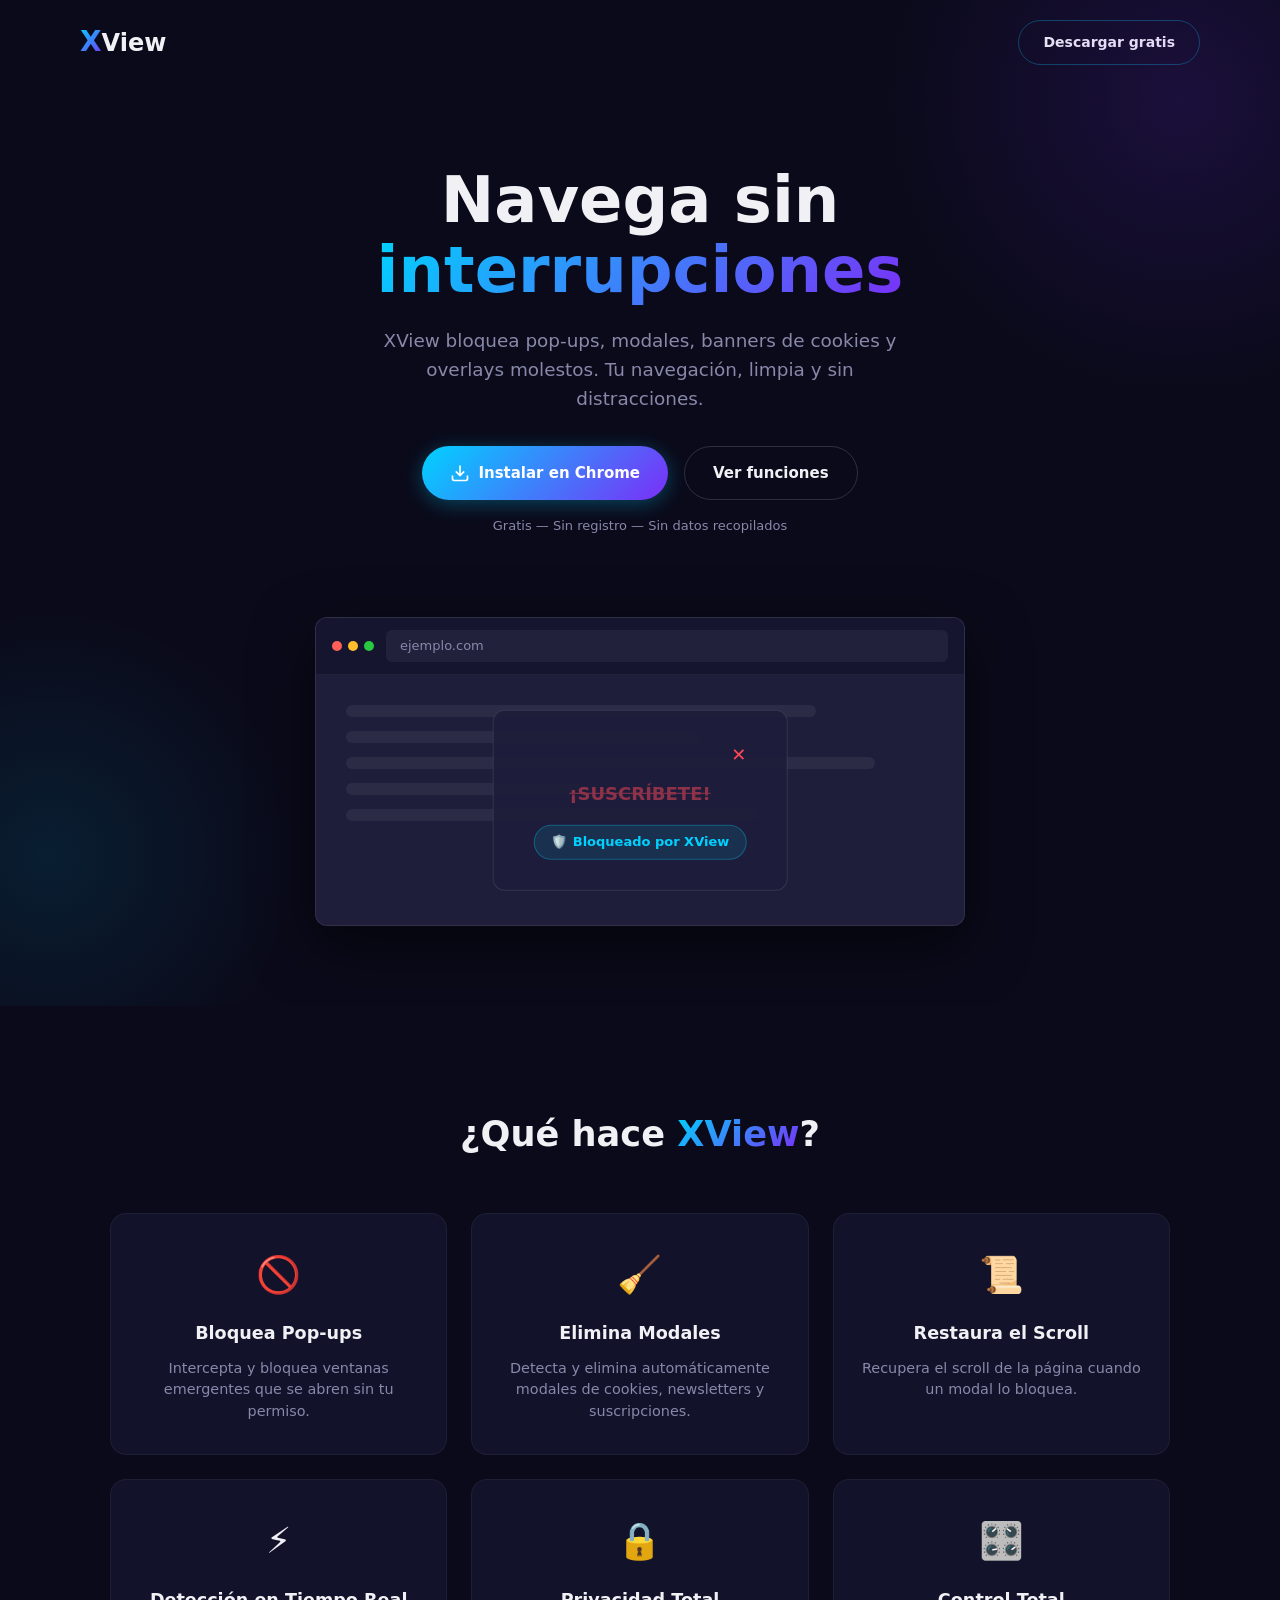
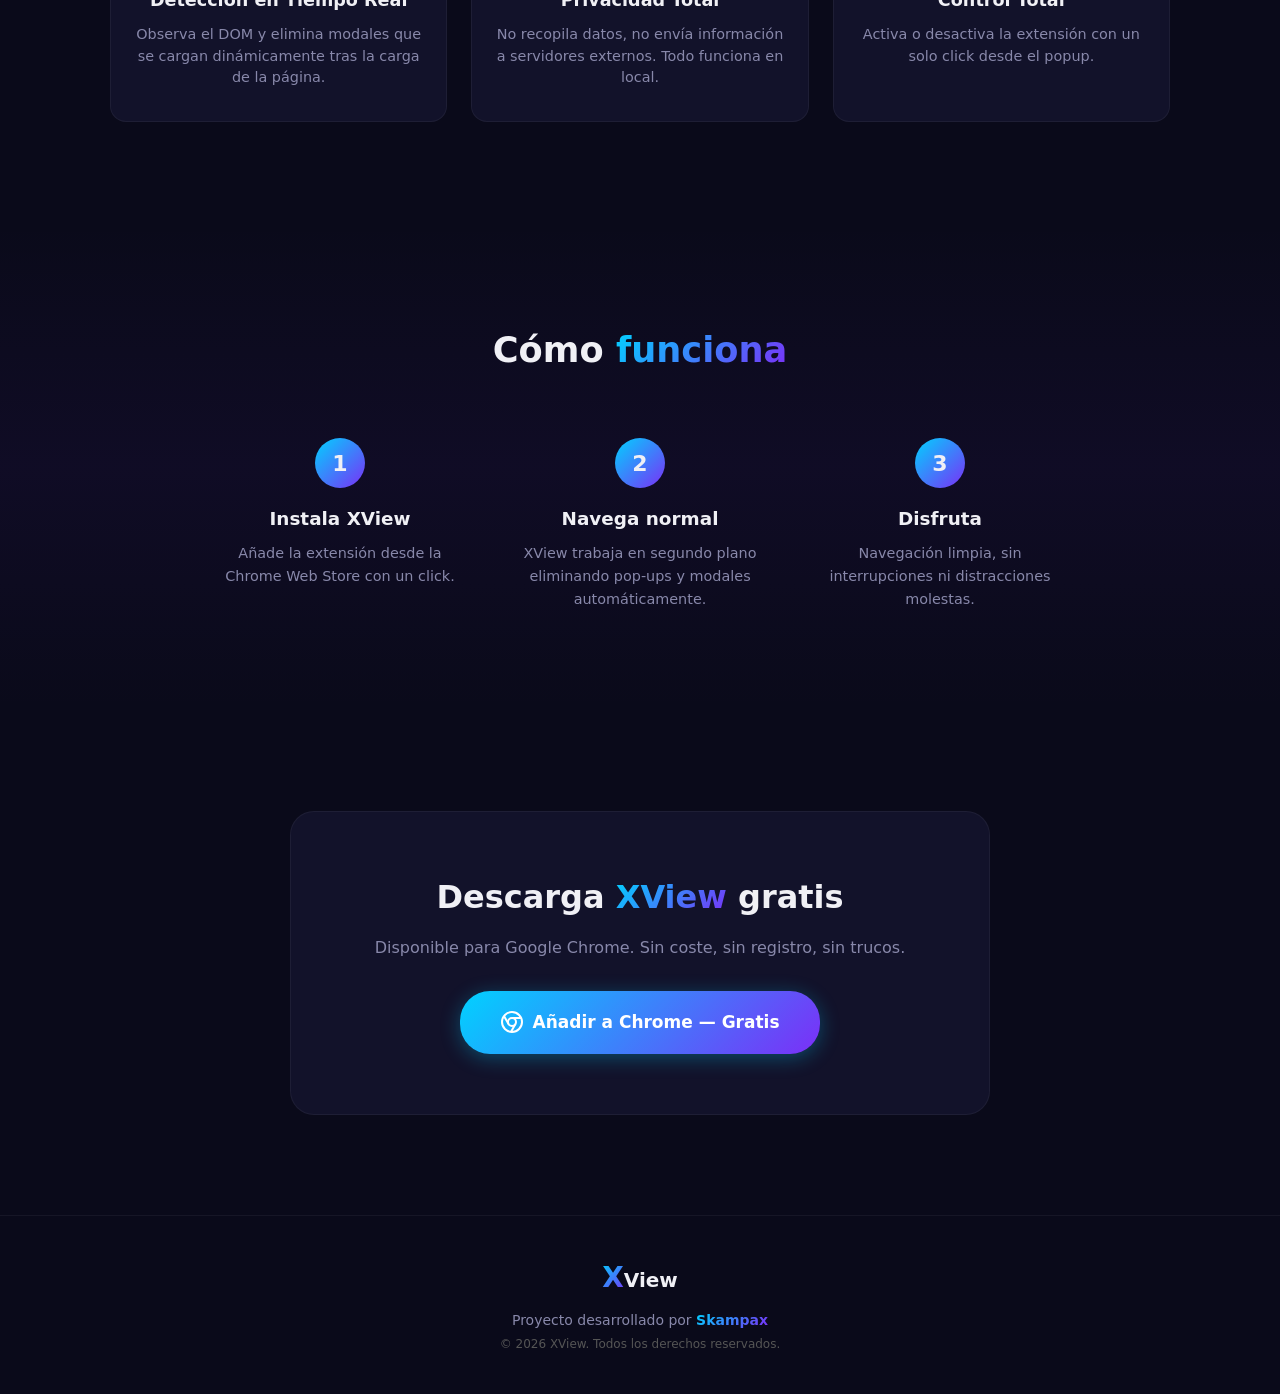
<file: index.html>
<!DOCTYPE html>
<html lang="es">
<head>
  <meta charset="UTF-8">
  <meta name="viewport" content="width=device-width, initial-scale=1.0">
  <title>XView — Navegación limpia y sin interrupciones</title>
  <meta name="description" content="XView bloquea pop-ups, modales y overlays molestos. Navega sin interrupciones. Extensión gratuita para Google Chrome.">
  <link rel="stylesheet" href="style.css">
  <link rel="icon" href="favicon.png" type="image/png">
</head>
<body>

  <!-- HERO -->
  <header class="hero">
    <nav class="navbar">
      <div class="nav-brand">
        <span class="brand-x">X</span><span class="brand-view">View</span>
      </div>
      <a href="#descargar" class="nav-cta">Descargar gratis</a>
    </nav>

    <div class="hero-content">
      <h1>Navega sin <span class="gradient-text">interrupciones</span></h1>
      <p class="hero-subtitle">XView bloquea pop-ups, modales, banners de cookies y overlays molestos. Tu navegación, limpia y sin distracciones.</p>
      <div class="hero-buttons">
        <a href="#descargar" class="btn btn-primary">
          <svg width="20" height="20" viewBox="0 0 24 24" fill="none" stroke="currentColor" stroke-width="2"><path d="M21 15v4a2 2 0 0 1-2 2H5a2 2 0 0 1-2-2v-4"/><polyline points="7 10 12 15 17 10"/><line x1="12" y1="15" x2="12" y2="3"/></svg>
          Instalar en Chrome
        </a>
        <a href="#funciones" class="btn btn-secondary">Ver funciones</a>
      </div>
      <p class="hero-note">Gratis — Sin registro — Sin datos recopilados</p>
    </div>

    <!-- Mockup visual -->
    <div class="hero-visual">
      <div class="browser-mockup">
        <div class="browser-bar">
          <div class="browser-dots">
            <span></span><span></span><span></span>
          </div>
          <div class="browser-url">ejemplo.com</div>
        </div>
        <div class="browser-content">
          <div class="fake-content">
            <div class="fake-line w80"></div>
            <div class="fake-line w60"></div>
            <div class="fake-line w90"></div>
            <div class="fake-line w40"></div>
            <div class="fake-line w70"></div>
          </div>
          <div class="modal-blocked">
            <div class="modal-x">✕</div>
            <div class="modal-text">¡SUSCRÍBETE!</div>
            <div class="blocked-badge">
              <span class="blocked-icon">🛡️</span> Bloqueado por XView
            </div>
          </div>
        </div>
      </div>
    </div>
  </header>

  <!-- FUNCIONES -->
  <section id="funciones" class="features">
    <h2>¿Qué hace <span class="gradient-text">XView</span>?</h2>
    <div class="features-grid">
      <div class="feature-card">
        <div class="feature-icon">🚫</div>
        <h3>Bloquea Pop-ups</h3>
        <p>Intercepta y bloquea ventanas emergentes que se abren sin tu permiso.</p>
      </div>
      <div class="feature-card">
        <div class="feature-icon">🧹</div>
        <h3>Elimina Modales</h3>
        <p>Detecta y elimina automáticamente modales de cookies, newsletters y suscripciones.</p>
      </div>
      <div class="feature-card">
        <div class="feature-icon">📜</div>
        <h3>Restaura el Scroll</h3>
        <p>Recupera el scroll de la página cuando un modal lo bloquea.</p>
      </div>
      <div class="feature-card">
        <div class="feature-icon">⚡</div>
        <h3>Detección en Tiempo Real</h3>
        <p>Observa el DOM y elimina modales que se cargan dinámicamente tras la carga de la página.</p>
      </div>
      <div class="feature-card">
        <div class="feature-icon">🔒</div>
        <h3>Privacidad Total</h3>
        <p>No recopila datos, no envía información a servidores externos. Todo funciona en local.</p>
      </div>
      <div class="feature-card">
        <div class="feature-icon">🎛️</div>
        <h3>Control Total</h3>
        <p>Activa o desactiva la extensión con un solo click desde el popup.</p>
      </div>
    </div>
  </section>

  <!-- CÓMO FUNCIONA -->
  <section class="how-it-works">
    <h2>Cómo <span class="gradient-text">funciona</span></h2>
    <div class="steps">
      <div class="step">
        <div class="step-number">1</div>
        <h3>Instala XView</h3>
        <p>Añade la extensión desde la Chrome Web Store con un click.</p>
      </div>
      <div class="step">
        <div class="step-number">2</div>
        <h3>Navega normal</h3>
        <p>XView trabaja en segundo plano eliminando pop-ups y modales automáticamente.</p>
      </div>
      <div class="step">
        <div class="step-number">3</div>
        <h3>Disfruta</h3>
        <p>Navegación limpia, sin interrupciones ni distracciones molestas.</p>
      </div>
    </div>
  </section>

  <!-- DESCARGA -->
  <section id="descargar" class="download">
    <div class="download-content">
      <h2>Descarga <span class="gradient-text">XView</span> gratis</h2>
      <p>Disponible para Google Chrome. Sin coste, sin registro, sin trucos.</p>
      <a href="#" class="btn btn-primary btn-large">
        <svg width="24" height="24" viewBox="0 0 24 24" fill="none" stroke="currentColor" stroke-width="2"><circle cx="12" cy="12" r="10"/><circle cx="12" cy="12" r="4"/><line x1="21.17" y1="8" x2="12" y2="8"/><line x1="3.95" y1="6.06" x2="8.54" y2="14"/><line x1="10.88" y1="21.94" x2="15.46" y2="14"/></svg>
        Añadir a Chrome — Gratis
      </a>
    </div>
  </section>

  <!-- FOOTER -->
  <footer class="footer">
    <div class="footer-content">
      <div class="footer-brand">
        <span class="brand-x">X</span><span class="brand-view">View</span>
      </div>
      <p class="footer-dev">Proyecto desarrollado por <strong>Skampax</strong></p>
      <p class="footer-copy">&copy; 2026 XView. Todos los derechos reservados.</p>
    </div>
  </footer>

  <script src="script.js"></script>
</body>
</html>
</file>
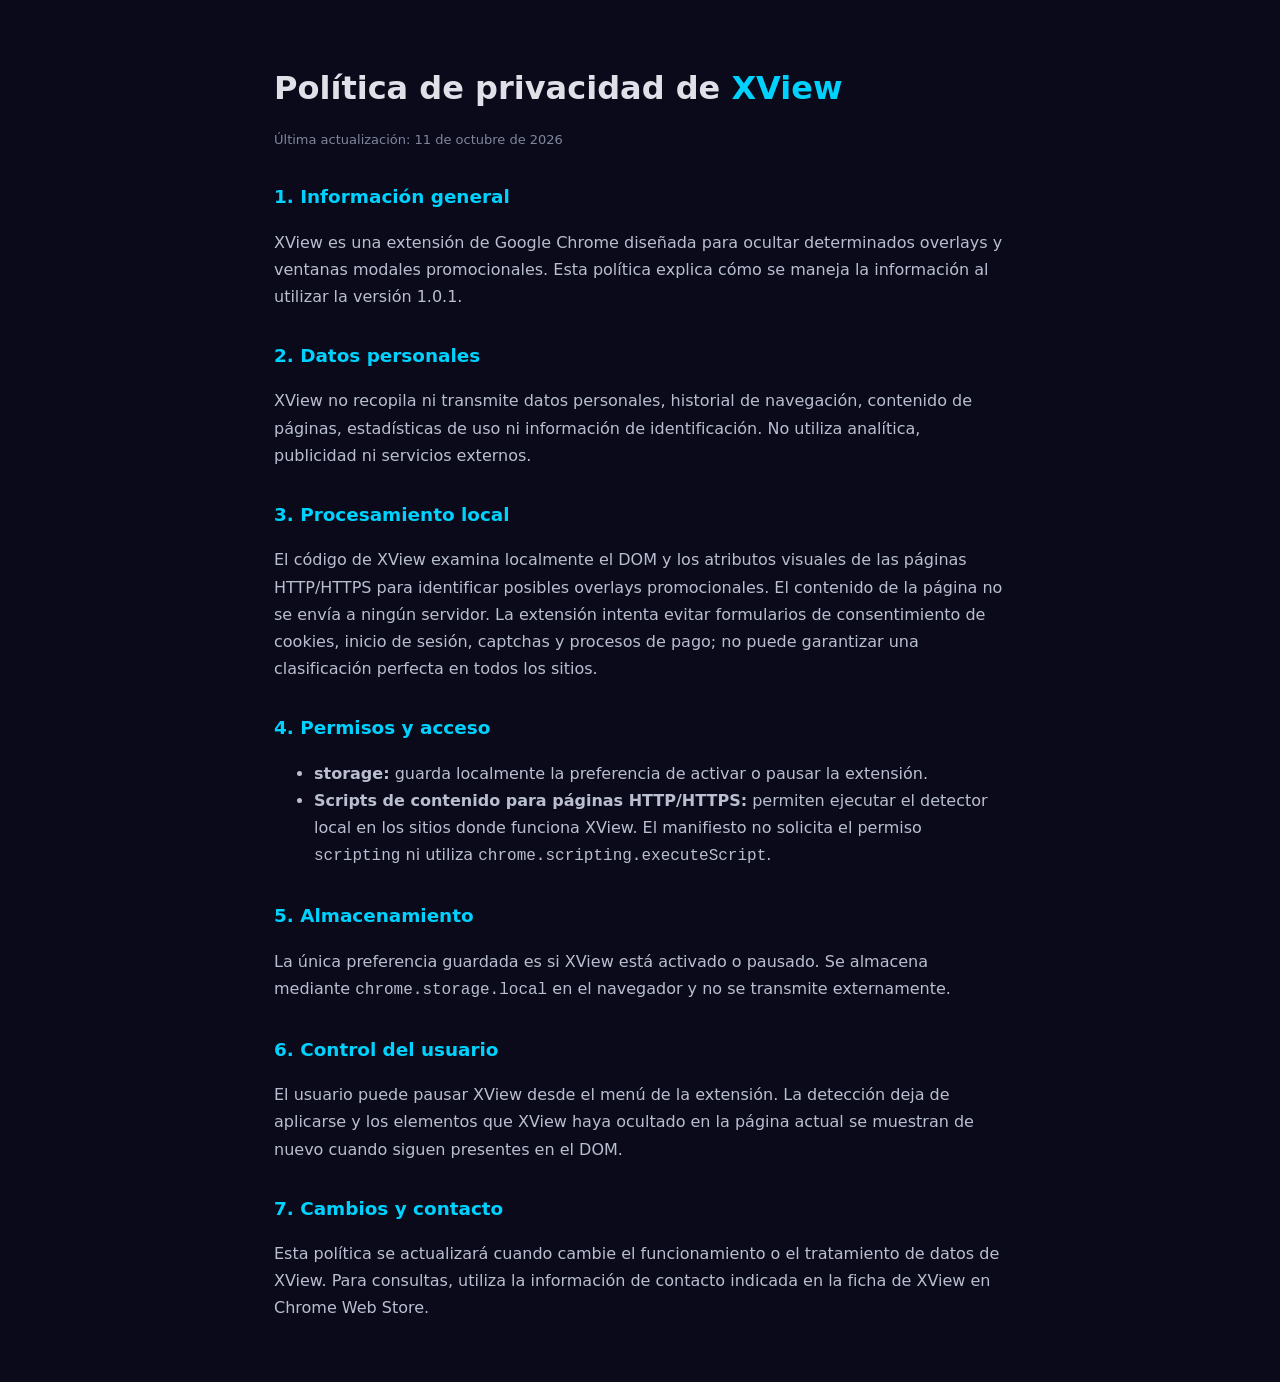
<file: privacy.html>
<!doctype html>
<html lang="es">
<head>
  <meta charset="utf-8">
  <meta name="viewport" content="width=device-width, initial-scale=1">
  <title>Política de privacidad — XView</title>
  <style>
    *{box-sizing:border-box}body{margin:0;background:#0a0a1a;color:#e0e0e8;font:16px/1.7 system-ui,-apple-system,"Segoe UI",sans-serif}
    main{max-width:780px;margin:auto;padding:48px 24px}h1{line-height:1.2}h1 span{color:#00d2ff}h2{margin-top:30px;color:#00d2ff;font-size:1.15rem}p,li{color:#b9bfd0}a{color:#00d2ff}.updated{color:#7f879e;font-size:13px}
  </style>
</head>
<body>
<main>
  <h1>Política de privacidad de <span>XView</span></h1>
  <p class="updated">Última actualización: 11 de octubre de 2026</p>
  <h2>1. Información general</h2>
  <p>XView es una extensión de Google Chrome diseñada para ocultar determinados overlays y ventanas modales promocionales. Esta política explica cómo se maneja la información al utilizar la versión 1.0.1.</p>
  <h2>2. Datos personales</h2>
  <p>XView no recopila ni transmite datos personales, historial de navegación, contenido de páginas, estadísticas de uso ni información de identificación. No utiliza analítica, publicidad ni servicios externos.</p>
  <h2>3. Procesamiento local</h2>
  <p>El código de XView examina localmente el DOM y los atributos visuales de las páginas HTTP/HTTPS para identificar posibles overlays promocionales. El contenido de la página no se envía a ningún servidor. La extensión intenta evitar formularios de consentimiento de cookies, inicio de sesión, captchas y procesos de pago; no puede garantizar una clasificación perfecta en todos los sitios.</p>
  <h2>4. Permisos y acceso</h2>
  <ul>
    <li><strong>storage:</strong> guarda localmente la preferencia de activar o pausar la extensión.</li>
    <li><strong>Scripts de contenido para páginas HTTP/HTTPS:</strong> permiten ejecutar el detector local en los sitios donde funciona XView. El manifiesto no solicita el permiso <code>scripting</code> ni utiliza <code>chrome.scripting.executeScript</code>.</li>
  </ul>
  <h2>5. Almacenamiento</h2>
  <p>La única preferencia guardada es si XView está activado o pausado. Se almacena mediante <code>chrome.storage.local</code> en el navegador y no se transmite externamente.</p>
  <h2>6. Control del usuario</h2>
  <p>El usuario puede pausar XView desde el menú de la extensión. La detección deja de aplicarse y los elementos que XView haya ocultado en la página actual se muestran de nuevo cuando siguen presentes en el DOM.</p>
  <h2>7. Cambios y contacto</h2>
  <p>Esta política se actualizará cuando cambie el funcionamiento o el tratamiento de datos de XView. Para consultas, utiliza la información de contacto indicada en la ficha de XView en Chrome Web Store.</p>
</main>
</body>
</html>
</file>
<file: style.css>
/* ===== VARIABLES ===== */
:root {
  --bg-dark: #0a0a1a;
  --bg-card: #12122a;
  --bg-card-hover: #1a1a3e;
  --text-primary: #f0f0f5;
  --text-secondary: #8888aa;
  --accent-blue: #00d2ff;
  --accent-purple: #7b2ff7;
  --gradient: linear-gradient(135deg, var(--accent-blue), var(--accent-purple));
}

/* ===== RESET ===== */
*, *::before, *::after {
  margin: 0;
  padding: 0;
  box-sizing: border-box;
}

html {
  scroll-behavior: smooth;
}

body {
  font-family: 'Segoe UI', system-ui, -apple-system, sans-serif;
  background: var(--bg-dark);
  color: var(--text-primary);
  line-height: 1.6;
  overflow-x: hidden;
}

a {
  text-decoration: none;
  color: inherit;
}

/* ===== NAVBAR ===== */
.navbar {
  display: flex;
  justify-content: space-between;
  align-items: center;
  padding: 20px 40px;
  max-width: 1200px;
  margin: 0 auto;
}

.nav-brand {
  font-size: 24px;
  font-weight: 800;
}

.brand-x {
  background: var(--gradient);
  -webkit-background-clip: text;
  -webkit-text-fill-color: transparent;
  font-size: 28px;
}

.brand-view {
  color: var(--text-primary);
}

.nav-cta {
  padding: 10px 24px;
  border: 1px solid rgba(0, 210, 255, 0.3);
  border-radius: 25px;
  font-size: 14px;
  font-weight: 600;
  transition: all 0.3s;
}

.nav-cta:hover {
  background: rgba(0, 210, 255, 0.1);
  border-color: var(--accent-blue);
}

/* ===== HERO ===== */
.hero {
  min-height: 100vh;
  position: relative;
  overflow: hidden;
}

.hero::before {
  content: '';
  position: absolute;
  top: -200px;
  right: -200px;
  width: 600px;
  height: 600px;
  background: radial-gradient(circle, rgba(123, 47, 247, 0.15) 0%, transparent 70%);
  pointer-events: none;
}

.hero::after {
  content: '';
  position: absolute;
  bottom: -100px;
  left: -200px;
  width: 500px;
  height: 500px;
  background: radial-gradient(circle, rgba(0, 210, 255, 0.1) 0%, transparent 70%);
  pointer-events: none;
}

.hero-content {
  text-align: center;
  padding: 80px 20px 40px;
  max-width: 800px;
  margin: 0 auto;
  position: relative;
  z-index: 1;
}

.hero-content h1 {
  font-size: clamp(2.5rem, 6vw, 4rem);
  font-weight: 800;
  line-height: 1.1;
  margin-bottom: 20px;
}

.gradient-text {
  background: var(--gradient);
  -webkit-background-clip: text;
  -webkit-text-fill-color: transparent;
}

.hero-subtitle {
  font-size: 1.15rem;
  color: var(--text-secondary);
  max-width: 550px;
  margin: 0 auto 32px;
}

.hero-buttons {
  display: flex;
  gap: 16px;
  justify-content: center;
  flex-wrap: wrap;
}

.hero-note {
  margin-top: 16px;
  font-size: 13px;
  color: var(--text-secondary);
}

/* ===== BOTONES ===== */
.btn {
  display: inline-flex;
  align-items: center;
  gap: 8px;
  padding: 14px 28px;
  border-radius: 30px;
  font-size: 15px;
  font-weight: 600;
  transition: all 0.3s;
  cursor: pointer;
}

.btn-primary {
  background: var(--gradient);
  color: #fff;
  border: none;
  box-shadow: 0 4px 20px rgba(0, 210, 255, 0.3);
}

.btn-primary:hover {
  transform: translateY(-2px);
  box-shadow: 0 6px 30px rgba(0, 210, 255, 0.4);
}

.btn-secondary {
  background: transparent;
  color: var(--text-primary);
  border: 1px solid rgba(255, 255, 255, 0.15);
}

.btn-secondary:hover {
  background: rgba(255, 255, 255, 0.05);
  border-color: rgba(255, 255, 255, 0.3);
}

.btn-large {
  padding: 18px 40px;
  font-size: 17px;
}

/* ===== BROWSER MOCKUP ===== */
.hero-visual {
  display: flex;
  justify-content: center;
  padding: 40px 20px 80px;
  position: relative;
  z-index: 1;
}

.browser-mockup {
  width: 100%;
  max-width: 650px;
  background: #1e1e3a;
  border-radius: 12px;
  overflow: hidden;
  box-shadow: 0 20px 60px rgba(0, 0, 0, 0.5);
  border: 1px solid rgba(255, 255, 255, 0.08);
}

.browser-bar {
  display: flex;
  align-items: center;
  gap: 12px;
  padding: 12px 16px;
  background: #151530;
  border-bottom: 1px solid rgba(255, 255, 255, 0.05);
}

.browser-dots {
  display: flex;
  gap: 6px;
}

.browser-dots span {
  width: 10px;
  height: 10px;
  border-radius: 50%;
}

.browser-dots span:nth-child(1) { background: #ff5f57; }
.browser-dots span:nth-child(2) { background: #ffbd2e; }
.browser-dots span:nth-child(3) { background: #28c840; }

.browser-url {
  flex: 1;
  background: rgba(255, 255, 255, 0.05);
  padding: 6px 14px;
  border-radius: 6px;
  font-size: 13px;
  color: var(--text-secondary);
}

.browser-content {
  position: relative;
  padding: 30px;
  min-height: 250px;
}

.fake-content {
  display: flex;
  flex-direction: column;
  gap: 14px;
}

.fake-line {
  height: 12px;
  background: rgba(255, 255, 255, 0.06);
  border-radius: 6px;
}

.w80 { width: 80%; }
.w60 { width: 60%; }
.w90 { width: 90%; }
.w40 { width: 40%; }
.w70 { width: 70%; }

/* Modal bloqueado animación */
.modal-blocked {
  position: absolute;
  top: 50%;
  left: 50%;
  transform: translate(-50%, -50%);
  background: rgba(30, 30, 60, 0.95);
  border: 1px solid rgba(255, 255, 255, 0.1);
  border-radius: 12px;
  padding: 30px 40px;
  text-align: center;
  animation: fadeSlash 3s infinite;
}

.modal-x {
  font-size: 18px;
  color: #ff4757;
  text-align: right;
  margin-bottom: 10px;
}

.modal-text {
  font-size: 18px;
  font-weight: 700;
  color: #ff4757;
  margin-bottom: 16px;
  text-decoration: line-through;
  opacity: 0.5;
}

.blocked-badge {
  display: inline-flex;
  align-items: center;
  gap: 6px;
  background: rgba(0, 210, 255, 0.1);
  border: 1px solid rgba(0, 210, 255, 0.3);
  padding: 6px 16px;
  border-radius: 20px;
  font-size: 13px;
  font-weight: 600;
  color: var(--accent-blue);
}

@keyframes fadeSlash {
  0%, 100% { opacity: 1; transform: translate(-50%, -50%) scale(1); }
  50% { opacity: 0.7; transform: translate(-50%, -50%) scale(0.97); }
}

/* ===== FEATURES ===== */
.features {
  padding: 100px 20px;
  max-width: 1100px;
  margin: 0 auto;
  text-align: center;
}

.features h2 {
  font-size: 2.2rem;
  font-weight: 800;
  margin-bottom: 50px;
}

.features-grid {
  display: grid;
  grid-template-columns: repeat(auto-fit, minmax(280px, 1fr));
  gap: 24px;
}

.feature-card {
  background: var(--bg-card);
  border: 1px solid rgba(255, 255, 255, 0.05);
  border-radius: 16px;
  padding: 32px 24px;
  text-align: center;
  transition: all 0.3s;
}

.feature-card:hover {
  background: var(--bg-card-hover);
  border-color: rgba(0, 210, 255, 0.2);
  transform: translateY(-4px);
}

.feature-icon {
  font-size: 36px;
  margin-bottom: 16px;
}

.feature-card h3 {
  font-size: 1.1rem;
  margin-bottom: 10px;
}

.feature-card p {
  font-size: 0.9rem;
  color: var(--text-secondary);
  line-height: 1.5;
}

/* ===== HOW IT WORKS ===== */
.how-it-works {
  padding: 100px 20px;
  text-align: center;
  background: linear-gradient(180deg, transparent 0%, rgba(123, 47, 247, 0.05) 50%, transparent 100%);
}

.how-it-works h2 {
  font-size: 2.2rem;
  font-weight: 800;
  margin-bottom: 60px;
}

.steps {
  display: flex;
  justify-content: center;
  gap: 40px;
  flex-wrap: wrap;
  max-width: 900px;
  margin: 0 auto;
}

.step {
  flex: 1;
  min-width: 220px;
  max-width: 260px;
}

.step-number {
  width: 50px;
  height: 50px;
  background: var(--gradient);
  border-radius: 50%;
  display: flex;
  align-items: center;
  justify-content: center;
  font-size: 22px;
  font-weight: 800;
  margin: 0 auto 16px;
}

.step h3 {
  font-size: 1.15rem;
  margin-bottom: 8px;
}

.step p {
  font-size: 0.9rem;
  color: var(--text-secondary);
}

/* ===== DOWNLOAD ===== */
.download {
  padding: 100px 20px;
  text-align: center;
}

.download-content {
  background: var(--bg-card);
  border: 1px solid rgba(255, 255, 255, 0.05);
  border-radius: 24px;
  padding: 60px 40px;
  max-width: 700px;
  margin: 0 auto;
}

.download-content h2 {
  font-size: 2rem;
  font-weight: 800;
  margin-bottom: 12px;
}

.download-content p {
  color: var(--text-secondary);
  margin-bottom: 30px;
}

/* ===== FOOTER ===== */
.footer {
  padding: 40px 20px;
  border-top: 1px solid rgba(255, 255, 255, 0.05);
  text-align: center;
}

.footer-content {
  max-width: 1100px;
  margin: 0 auto;
}

.footer-brand {
  font-size: 20px;
  font-weight: 800;
  margin-bottom: 8px;
}

.footer-dev {
  font-size: 14px;
  color: var(--text-secondary);
  margin-bottom: 4px;
}

.footer-dev strong {
  background: var(--gradient);
  -webkit-background-clip: text;
  -webkit-text-fill-color: transparent;
}

.footer-copy {
  font-size: 12px;
  color: #555;
}

/* ===== RESPONSIVE ===== */
@media (max-width: 768px) {
  .navbar {
    padding: 16px 20px;
  }

  .hero-content {
    padding: 50px 16px 30px;
  }

  .hero-content h1 {
    font-size: 2rem;
  }

  .hero-subtitle {
    font-size: 1rem;
  }

  .features-grid {
    grid-template-columns: 1fr;
  }

  .steps {
    flex-direction: column;
    align-items: center;
  }

  .download-content {
    padding: 40px 24px;
  }
}
</file>
